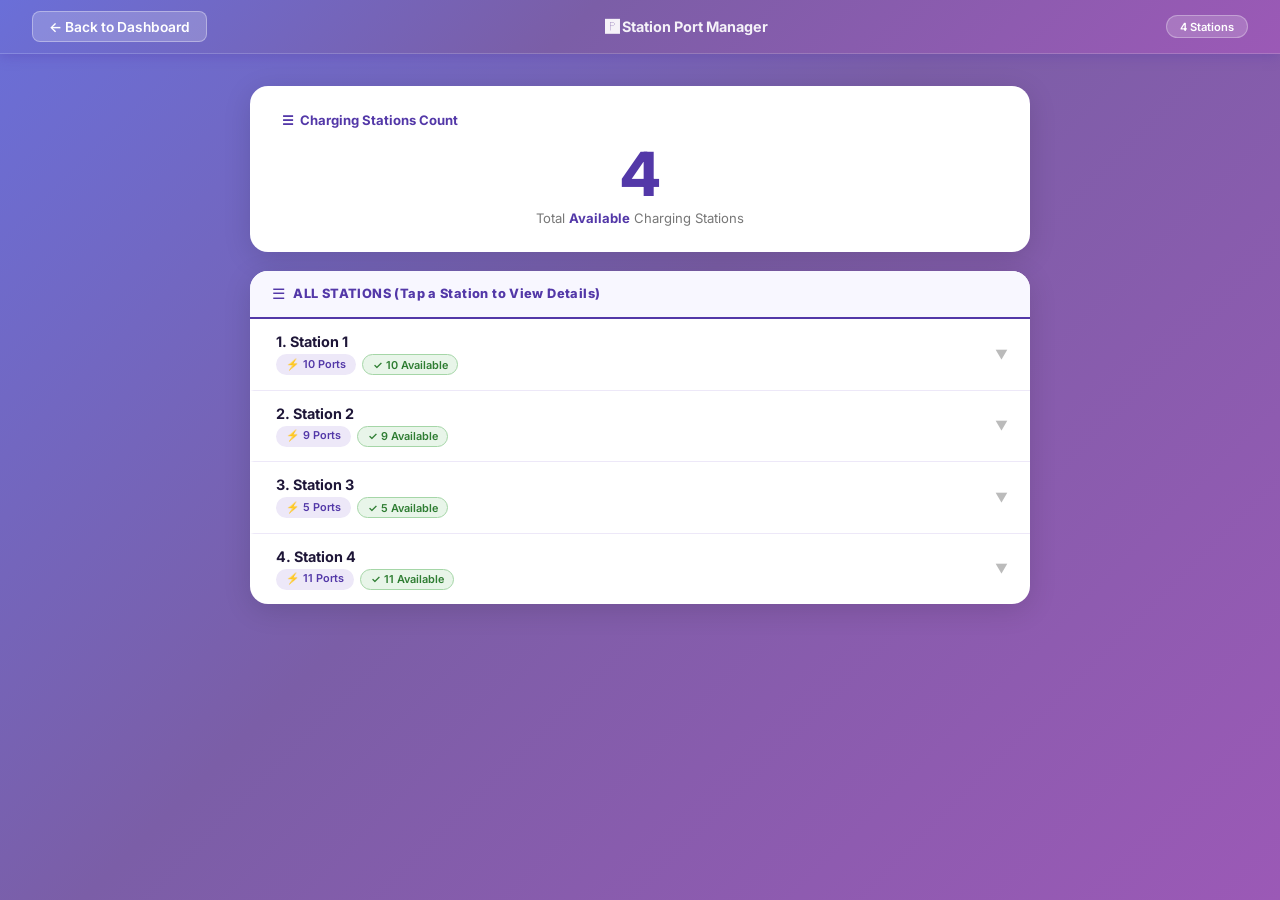
<file: templates/stations.html>
<!DOCTYPE html>
<html lang="en">
<head>
<meta charset="UTF-8"/>
<meta name="viewport" content="width=device-width, initial-scale=1.0"/>
<title>Station Port Manager – EV Kerala</title>
<link href="https://fonts.googleapis.com/css2?family=Inter:wght@400;500;600;700;800&display=swap" rel="stylesheet"/>
<style>
*,*::before,*::after{box-sizing:border-box;margin:0;padding:0}

body{
  font-family:'Inter',sans-serif;
  min-height:100vh;
  background:linear-gradient(135deg,#6a6fd8 0%,#7b5ea7 45%,#9b59b6 100%);
  display:flex;flex-direction:column;
}

/* ── TOPBAR ── */
.topbar{
  width:100%;height:54px;
  background:linear-gradient(135deg,#6a6fd8 0%,#7b5ea7 45%,#9b59b6 100%);
  display:flex;align-items:center;justify-content:space-between;
  padding:0 2rem;
  position:sticky;top:0;z-index:100;
  box-shadow:0 2px 12px rgba(83,56,168,.35);
  border-bottom:1px solid rgba(255,255,255,.18);
}
.back-btn{
  display:inline-flex;align-items:center;gap:.45rem;
  color:#fff;text-decoration:none;font-size:.86rem;font-weight:600;
  background:rgba(255,255,255,.2);border:1px solid rgba(255,255,255,.35);
  border-radius:8px;padding:.38rem 1rem;transition:background .2s;
}
.back-btn:hover{background:rgba(255,255,255,.3)}
.bar-title{color:rgba(255,255,255,.92);font-size:.9rem;font-weight:700}
.bar-badge{
  background:rgba(255,255,255,.18);border:1px solid rgba(255,255,255,.3);
  color:#fff;font-size:.7rem;font-weight:600;
  padding:.22rem .8rem;border-radius:999px;
}

/* ── PAGE ── */
.page{
  flex:1;display:flex;flex-direction:column;
  align-items:center;padding:2rem 1.2rem;gap:1.2rem;
}

/* ── WHITE CARDS ── */
.card{
  background:#fff;border-radius:18px;
  box-shadow:0 6px 28px rgba(0,0,0,.13);
  width:100%;max-width:780px;
  overflow:hidden;
}

/* ── COUNT CARD ── */
.count-card{
  padding:1.6rem 2rem;text-align:center;
}
.count-title{
  font-size:.82rem;font-weight:700;color:#5338a8;
  text-align:left;margin-bottom:1rem;
  display:flex;align-items:center;gap:.4rem;
}
.count-big{font-size:3.8rem;font-weight:800;color:#5338a8;line-height:1;margin-bottom:.35rem}
.count-sub{font-size:.82rem;color:#777}
.count-sub b{color:#5338a8}

/* ── LIST CARD ── */
.list-header{
  display:flex;align-items:center;gap:.5rem;
  padding:.85rem 1.4rem;
  border-bottom:2px solid #5338a8;
  background:#f8f7ff;
}
.lh-icon{color:#5338a8;font-size:.95rem}
.lh-title{font-size:.8rem;font-weight:800;color:#5338a8;letter-spacing:.03em}

.station-item{
  display:flex;align-items:center;justify-content:space-between;
  padding:.9rem 1.4rem;
  border-bottom:1px solid #ede8f8;
  cursor:pointer;
  transition:background .15s;
  border-left:4px solid transparent;
  gap:.8rem;
}
.station-item:last-child{border-bottom:none}
.station-item:hover{background:#f8f7ff}
.station-item.active{
  background:#f0ecff;
  border-left-color:#5338a8;
}
.si-left{flex:1;min-width:0}
.si-name{font-size:.9rem;font-weight:700;color:#1e1638;margin-bottom:.25rem}
.station-item.active .si-name{color:#5338a8}
.si-tags{display:flex;gap:.4rem;flex-wrap:wrap}
.si-tag{
  font-size:.68rem;font-weight:600;padding:.15rem .6rem;border-radius:999px;
}
.si-tag.total {background:#ede8f8;color:#5338a8}
.si-tag.avail {background:#e8f5e9;color:#2e7d32;border:1px solid #a5d6a7}
.si-tag.occ   {background:#ffebee;color:#c62828;border:1px solid #ef9a9a}
.si-arrow{color:#bbb;font-size:.8rem;flex-shrink:0}
.station-item.active .si-arrow{color:#5338a8}

/* ── DETAIL CARD ── */
.detail-card{display:none}
.detail-card.show{display:block;animation:fadeUp .22s ease}
@keyframes fadeUp{from{opacity:0;transform:translateY(6px)}to{opacity:1;transform:none}}

.detail-header{
  display:flex;align-items:center;justify-content:space-between;
  padding:.85rem 1.4rem;
  background:#f8f7ff;
  border-bottom:2px solid #5338a8;
}
.dh-left{display:flex;align-items:center;gap:.6rem}
.dh-icon{
  width:28px;height:28px;background:#5338a8;
  border-radius:7px;display:flex;align-items:center;justify-content:center;
  color:#fff;font-size:.8rem;flex-shrink:0;
}
.dh-title{font-size:.8rem;font-weight:800;color:#5338a8}
.dh-close{
  width:26px;height:26px;border-radius:7px;
  background:#f5f0ff;border:1px solid #ede8f8;
  cursor:pointer;display:flex;align-items:center;justify-content:center;
  font-size:.75rem;color:#aaa;transition:all .15s;
}
.dh-close:hover{background:#ffebee;color:#c62828;border-color:#ef9a9a}

/* detail info rows */
.detail-rows{padding:.4rem 0}
.dr{
  display:flex;align-items:center;justify-content:space-between;
  padding:.72rem 1.4rem;border-bottom:1px solid #f0ecff;
  gap:1rem;
}
.dr:last-child{border-bottom:none}
.dr-label{font-size:.82rem;font-weight:700;color:#1e1638;flex-shrink:0}
.dr-value{font-size:.82rem;color:#444;text-align:right;font-weight:500}
.dr-value.accent{color:#5338a8;font-weight:700}
.dr-value.green{color:#2e7d32;font-weight:700}

.charge-badges{display:flex;gap:.4rem;flex-wrap:wrap;justify-content:flex-end}
.cb{font-size:.7rem;font-weight:700;padding:.2rem .65rem;border-radius:6px;display:inline-flex;align-items:center;gap:.2rem}
.cb.fast{background:#fff3e0;color:#e65c00;border:1px solid #ffcc80}
.cb.med {background:#fff8e1;color:#f5a623;border:1px solid #ffe082}
.cb.slow{background:#e3f2fd;color:#1976d2;border:1px solid #90caf9}

/* port sections */
.ps-title{
  font-size:.72rem;font-weight:700;text-transform:uppercase;letter-spacing:.08em;
  color:#5338a8;padding:.55rem 1.4rem .25rem;
  display:flex;align-items:center;gap:.4rem;
}
.ps-line{flex:1;height:1px;background:#ede8f8}

.port-list{padding:.25rem .9rem .5rem;display:flex;flex-direction:column;gap:.4rem}

.port-item{
  display:flex;align-items:center;gap:.65rem;
  background:#f8f7ff;border:1px solid #ede8f8;
  border-radius:10px;padding:.58rem .85rem;
  transition:border-color .15s;
}
.port-item.occupied {background:#fff5f5;border-color:#ffc0c0}
.port-item.available{background:#f0faf2;border-color:#a5d6a7}

.pi-id{font-size:.68rem;font-weight:700;color:#aaa;min-width:54px;font-family:monospace}
.pi-badge{font-size:.65rem;font-weight:700;padding:.14rem .52rem;border-radius:6px;flex-shrink:0}
.pi-badge.fast{background:#fff3e0;color:#e65c00;border:1px solid #ffcc80}
.pi-badge.med {background:#fff8e1;color:#f5a623;border:1px solid #ffe082}
.pi-badge.slow{background:#e3f2fd;color:#1976d2;border:1px solid #90caf9}

.pi-status{flex:1}
.pi-label{font-size:.73rem;font-weight:700}
.pi-label.avail{color:#2e7d32}
.pi-label.occ  {color:#c62828}
.pi-info{font-size:.65rem;color:#aaa;margin-top:.1rem}

.btn-add{
  font-size:.69rem;font-weight:700;
  background:#5338a8;color:#fff;
  border:none;padding:.26rem .72rem;border-radius:7px;
  cursor:pointer;white-space:nowrap;font-family:'Inter',sans-serif;
  transition:opacity .15s;
}
.btn-add:hover{opacity:.85}
.btn-remove{
  font-size:.69rem;font-weight:700;
  background:#ffebee;color:#c62828;
  border:1px solid #ef9a9a;padding:.26rem .68rem;border-radius:7px;
  cursor:pointer;white-space:nowrap;font-family:'Inter',sans-serif;
  transition:all .15s;
}
.btn-remove:hover{background:#c62828;color:#fff}

/* ── MODAL ── */
.modal-overlay{
  display:none;position:fixed;inset:0;z-index:9999;
  background:rgba(0,0,0,.5);backdrop-filter:blur(4px);
  align-items:center;justify-content:center;padding:1rem;
}
.modal-overlay.open{display:flex;animation:fadeIn .18s ease}
@keyframes fadeIn{from{opacity:0}to{opacity:1}}

.modal-box{
  background:#fff;border-radius:18px;padding:1.6rem;
  width:100%;max-width:360px;
  box-shadow:0 20px 50px rgba(83,56,168,.35);
  animation:popUp .2s ease;
}
@keyframes popUp{from{opacity:0;transform:scale(.93)}to{opacity:1;transform:none}}

.modal-title{font-size:.95rem;font-weight:800;color:#5338a8;margin-bottom:.2rem}
.modal-sub{font-size:.74rem;color:#aaa;margin-bottom:1rem}
.modal-label{font-size:.7rem;font-weight:700;color:#333;margin-bottom:.3rem;display:block}
.modal-input,.modal-select{
  width:100%;border:1.5px solid #ede8f8;border-radius:9px;
  padding:.55rem .85rem;font-size:.85rem;font-family:'Inter',sans-serif;
  color:#333;outline:none;background:#f8f7ff;
  transition:border-color .15s;margin-bottom:.75rem;
}
.modal-input:focus,.modal-select:focus{border-color:#7c5cbf}
.modal-btns{display:flex;gap:.6rem;margin-top:.4rem}
.mbtn-cancel{
  flex:1;padding:.55rem;border-radius:9px;cursor:pointer;
  background:#f5f0ff;border:1px solid #ede8f8;
  color:#aaa;font-size:.82rem;font-weight:600;font-family:'Inter',sans-serif;
}
.mbtn-confirm{
  flex:1;padding:.55rem;border-radius:9px;cursor:pointer;
  background:linear-gradient(135deg,#6a6fd8,#7b5ea7);
  border:none;color:#fff;font-size:.82rem;font-weight:700;font-family:'Inter',sans-serif;
}
.mbtn-confirm:hover{opacity:.9}

/* ── TOAST ── */
.toast{
  position:fixed;bottom:1.5rem;left:50%;transform:translateX(-50%);
  background:#5338a8;color:#fff;
  font-size:.78rem;font-weight:600;
  padding:.5rem 1.2rem;border-radius:999px;
  box-shadow:0 6px 20px rgba(83,56,168,.4);
  z-index:10000;white-space:nowrap;
  animation:tIn .2s ease;
}
.toast.out{animation:tOut .2s ease forwards}
@keyframes tIn{from{opacity:0;transform:translate(-50%,8px)}to{opacity:1;transform:translate(-50%,0)}}
@keyframes tOut{to{opacity:0;transform:translate(-50%,8px)}}

@media(max-width:520px){
  .topbar{padding:0 1rem}
  .page{padding:1.2rem .8rem}
  .dr{flex-direction:column;align-items:flex-start;gap:.25rem}
  .dr-value{text-align:left}
  .charge-badges{justify-content:flex-start}
}
</style>
</head>
<body>

<!-- TOPBAR -->
<div class="topbar">
  <a href="{{ url_for('index') }}" class="back-btn">← Back to Dashboard</a>
  <span class="bar-title">🅿 Station Port Manager</span>
  <span class="bar-badge">4 Stations</span>
</div>

<div class="page">

  <!-- COUNT CARD -->
  <div class="card count-card">
    <div class="count-title">☰ &nbsp;Charging Stations Count</div>
    <div class="count-big">4</div>
    <div class="count-sub">Total <b>Available</b> Charging Stations</div>
  </div>

  <!-- STATION LIST -->
  <div class="card">
    <div class="list-header">
      <span class="lh-icon">☰</span>
      <span class="lh-title">ALL STATIONS (Tap a Station to View Details)</span>
    </div>
    <div id="station-list"></div>
  </div>

  <!-- DETAIL CARD -->
  <div class="card detail-card" id="detail-card"></div>

</div>

<!-- MODAL -->
<div class="modal-overlay" id="modal">
  <div class="modal-box">
    <div class="modal-title">⚡ Add Vehicle</div>
    <div class="modal-sub" id="modal-sub">Select port first</div>
    <label class="modal-label">Vehicle Number</label>
    <input class="modal-input" id="modal-vid" placeholder="e.g. KL 07 AB 1234" maxlength="20"/>
    <label class="modal-label">Vehicle Type</label>
    <select class="modal-select" id="modal-vtype">
      <option>🚗 Car</option>
      <option>🚙 SUV</option>
      <option>🛵 Two-Wheeler</option>
      <option>🛺 Auto-Rickshaw</option>
      <option>🚌 Bus</option>
      <option>🚐 Van</option>
    </select>
    <div class="modal-btns">
      <button class="mbtn-cancel" onclick="closeModal()">Cancel</button>
      <button class="mbtn-confirm" onclick="confirmAdd()">Add Vehicle</button>
    </div>
  </div>
</div>

<script>
/* ═══════════ DATA ═══════════ */
function ri(a,b){return Math.floor(Math.random()*(b-a+1))+a}

function makePorts(sid){
  const out=[];
  const fc=ri(1,3),mc=ri(1,4),sc=ri(1,4);
  for(let i=1;i<=fc;i++) out.push({id:`S${sid}-F${i}`,type:'fast', label:'Fast',  kw:'50–150 kW',occupied:false,vehicle:null});
  for(let i=1;i<=mc;i++) out.push({id:`S${sid}-M${i}`,type:'med',  label:'Medium',kw:'22 kW',    occupied:false,vehicle:null});
  for(let i=1;i<=sc;i++) out.push({id:`S${sid}-S${i}`,type:'slow', label:'Slow',  kw:'3–7 kW',   occupied:false,vehicle:null});
  return out;
}

const stations=[
  {id:1,name:'Station 1',ports:makePorts(1)},
  {id:2,name:'Station 2',ports:makePorts(2)},
  {id:3,name:'Station 3',ports:makePorts(3)},
  {id:4,name:'Station 4',ports:makePorts(4)},
];

let activeId=null, pending=null;

/* ═══════════ HELPERS ═══════════ */
const gs=id=>stations.find(s=>s.id===id);
const gp=(sid,pid)=>gs(sid).ports.find(p=>p.id===pid);
const avail=ports=>ports.filter(p=>!p.occupied).length;
const occ=ports=>ports.filter(p=>p.occupied).length;
const byType=(ports,t)=>ports.filter(p=>p.type===t);

/* ═══════════ RENDER LIST ═══════════ */
function renderList(){
  document.getElementById('station-list').innerHTML=stations.map(s=>{
    const av=avail(s.ports),oc=occ(s.ports),tot=s.ports.length;
    return`
    <div class="station-item ${s.id===activeId?'active':''}" onclick="tap(${s.id})">
      <div class="si-left">
        <div class="si-name">${s.id}. ${s.name}</div>
        <div class="si-tags">
          <span class="si-tag total">⚡ ${tot} Ports</span>
          <span class="si-tag avail">✓ ${av} Available</span>
          ${oc>0?`<span class="si-tag occ">● ${oc} Occupied</span>`:''}
        </div>
      </div>
      <span class="si-arrow">${s.id===activeId?'▲':'▼'}</span>
    </div>`}).join('');
}

/* ═══════════ RENDER DETAIL ═══════════ */
function renderDetail(id){
  const s=gs(id);
  const dc=document.getElementById('detail-card');
  dc.classList.add('show');

  const av=avail(s.ports),tot=s.ports.length;
  const fc=byType(s.ports,'fast'),mc=byType(s.ports,'med'),sc=byType(s.ports,'slow');

  const cbHTML=[
    fc.length?`<span class="cb fast">⚡ Fast: ${avail(fc)}/${fc.length}</span>`:'',
    mc.length?`<span class="cb med">🔌 Medium: ${avail(mc)}/${mc.length}</span>`:'',
    sc.length?`<span class="cb slow">🐢 Slow: ${avail(sc)}/${sc.length}</span>`:'',
  ].join('');

  const sections=[
    {ports:fc,type:'fast',label:'Fast Charger (50–150 kW)',icon:'⚡'},
    {ports:mc,type:'med', label:'Medium Charger (22 kW)',  icon:'🔌'},
    {ports:sc,type:'slow',label:'Slow Charger (3–7 kW)',   icon:'🐢'},
  ].filter(g=>g.ports.length>0).map(g=>{
    const rows=g.ports.map(p=>`
      <div class="port-item ${p.occupied?'occupied':'available'}">
        <span class="pi-id">${p.id}</span>
        <span class="pi-badge ${p.type}">${p.label}</span>
        <div class="pi-status">
          <div class="pi-label ${p.occupied?'occ':'avail'}">${p.occupied?'🔴 Occupied':'🟢 Available'}</div>
          <div class="pi-info">${p.occupied?`${p.vehicle.type} · ${p.vehicle.id} · ${p.vehicle.since}`:`${p.kw} · Ready`}</div>
        </div>
        ${p.occupied
          ?`<button class="btn-remove" onclick="removeV(${id},'${p.id}')">✕ Remove</button>`
          :`<button class="btn-add" onclick="openModal(${id},'${p.id}')">+ Add Vehicle</button>`}
      </div>`).join('');
    return`
      <div class="ps-title">${g.icon} ${g.label} <span class="ps-line"></span></div>
      <div class="port-list">${rows}</div>`;
  }).join('');

  dc.innerHTML=`
    <div class="detail-header">
      <div class="dh-left">
        <div class="dh-icon">ℹ</div>
        <div class="dh-title">STATION DETAILS</div>
      </div>
      <div class="dh-close" onclick="closeDetail()">✕</div>
    </div>
    <div class="detail-rows">
      <div class="dr">
        <span class="dr-label">Station Name:</span>
        <span class="dr-value accent">${s.name}</span>
      </div>
      <div class="dr">
        <span class="dr-label">Charging Types:</span>
        <div class="charge-badges">${cbHTML}</div>
      </div>
      <div class="dr">
        <span class="dr-label">Total Ports:</span>
        <span class="dr-value">${tot}</span>
      </div>
      <div class="dr">
        <span class="dr-label">Available Ports:</span>
        <span class="dr-value green">${av}</span>
      </div>
    </div>
    ${sections}
  `;
  setTimeout(()=>dc.scrollIntoView({behavior:'smooth',block:'nearest'}),60);
}

/* ═══════════ INTERACTIONS ═══════════ */
function tap(id){
  if(activeId===id){closeDetail();return}
  activeId=id;renderList();renderDetail(id);
}
function closeDetail(){
  activeId=null;
  const dc=document.getElementById('detail-card');
  dc.classList.remove('show');dc.innerHTML='';
  renderList();
}

/* Modal */
function openModal(sid,pid){
  pending={sid,pid};
  document.getElementById('modal-sub').textContent=`Port ${pid} · ${gs(sid).name}`;
  document.getElementById('modal-vid').value='';
  document.getElementById('modal').classList.add('open');
  setTimeout(()=>document.getElementById('modal-vid').focus(),100);
}
function closeModal(){
  pending=null;
  document.getElementById('modal').classList.remove('open');
}
function confirmAdd(){
  const vid=document.getElementById('modal-vid').value.trim();
  const vtype=document.getElementById('modal-vtype').value;
  if(!vid){showToast('⚠ Enter a vehicle number');return}
  const p=gp(pending.sid,pending.pid);
  const sid=pending.sid;
  p.occupied=true;
  p.vehicle={id:vid.toUpperCase(),type:vtype,since:new Date().toLocaleTimeString([],{hour:'2-digit',minute:'2-digit'})};
  closeModal();
  renderDetail(sid);
  renderList();
  showToast(`✅ ${vtype} added to ${p.id}`);
}
function removeV(sid,pid){
  const p=gp(sid,pid);
  const info=p.vehicle?p.vehicle.id:'Vehicle';
  p.occupied=false;p.vehicle=null;
  renderDetail(sid);renderList();
  showToast(`🔓 ${info} removed from ${pid}`);
}

/* Toast */
let tt=null;
function showToast(msg){
  document.querySelector('.toast')?.remove();
  if(tt)clearTimeout(tt);
  const el=document.createElement('div');
  el.className='toast';el.textContent=msg;
  document.body.appendChild(el);
  tt=setTimeout(()=>{el.classList.add('out');setTimeout(()=>el.remove(),250)},2500);
}

document.getElementById('modal').addEventListener('click',e=>{if(e.target===document.getElementById('modal'))closeModal()});
document.getElementById('modal-vid').addEventListener('keydown',e=>{if(e.key==='Enter')confirmAdd()});

renderList();
</script>
</body>
</html>
</file>
